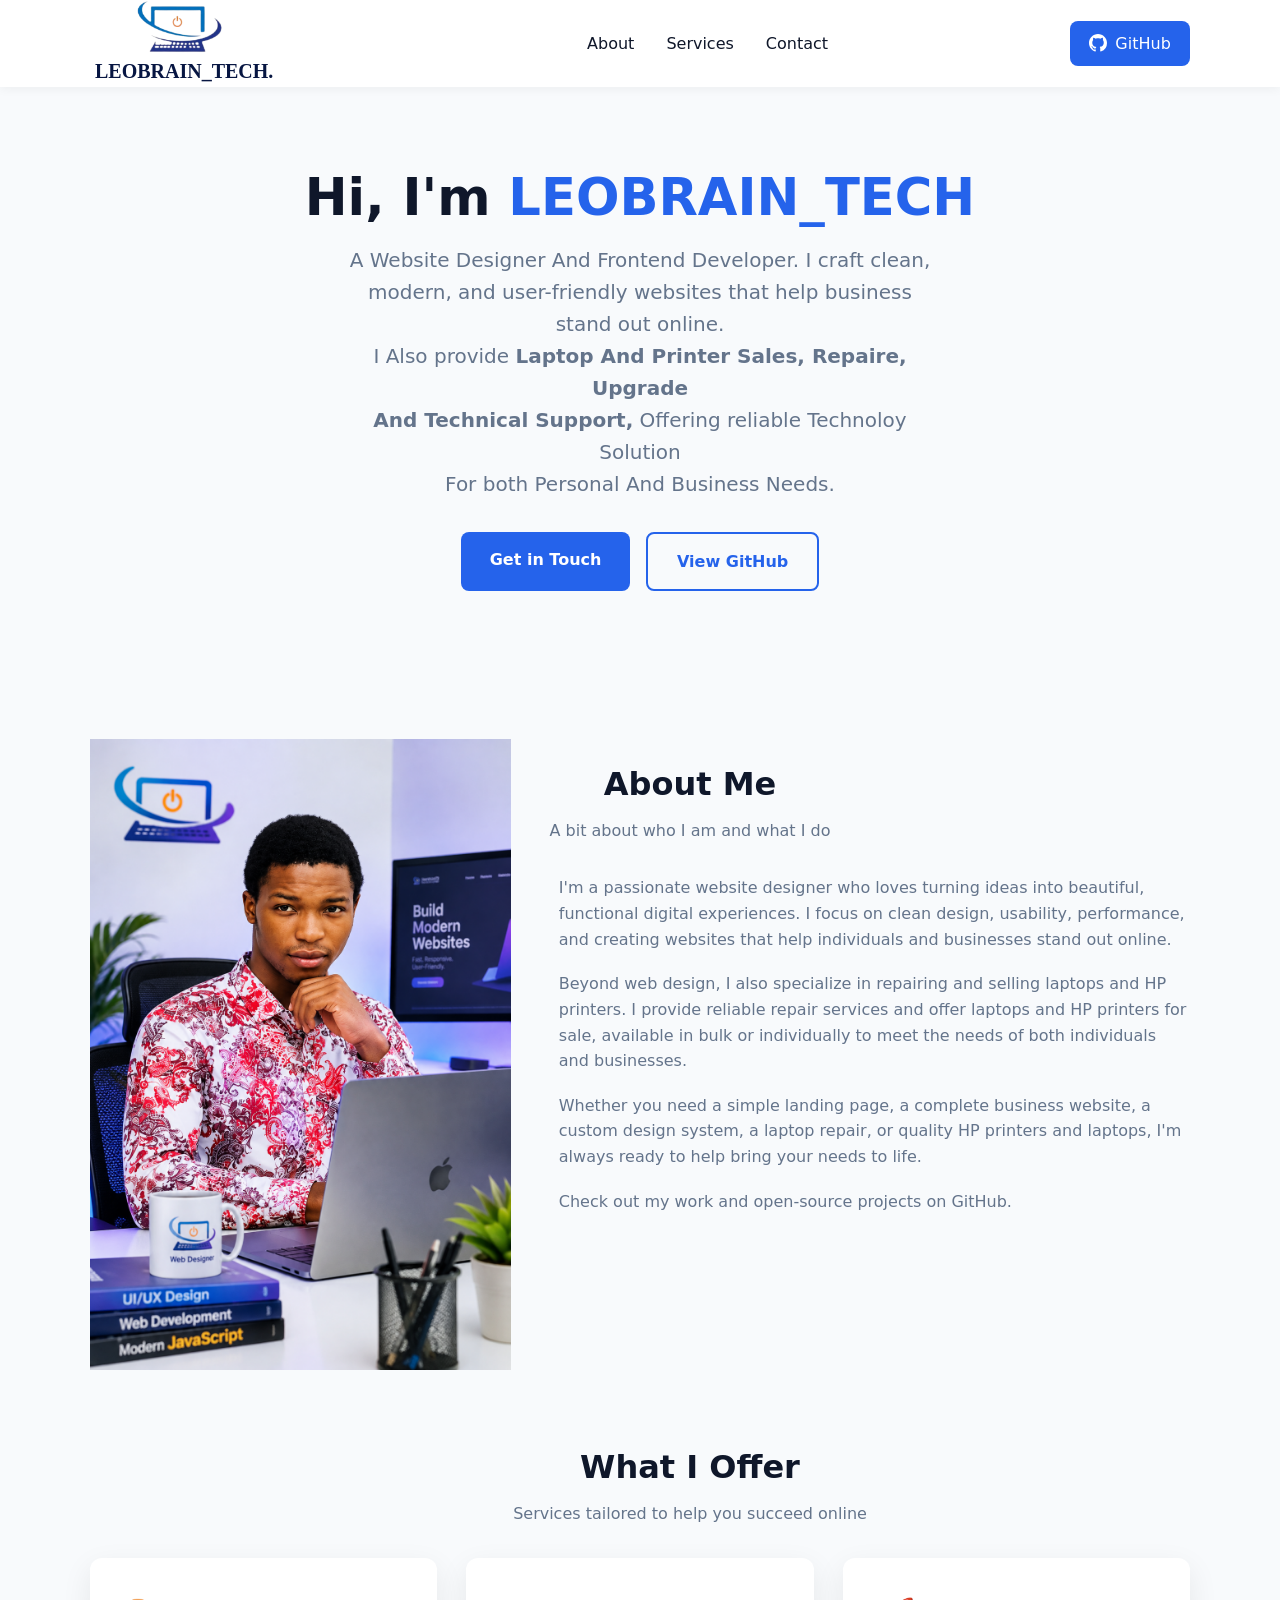
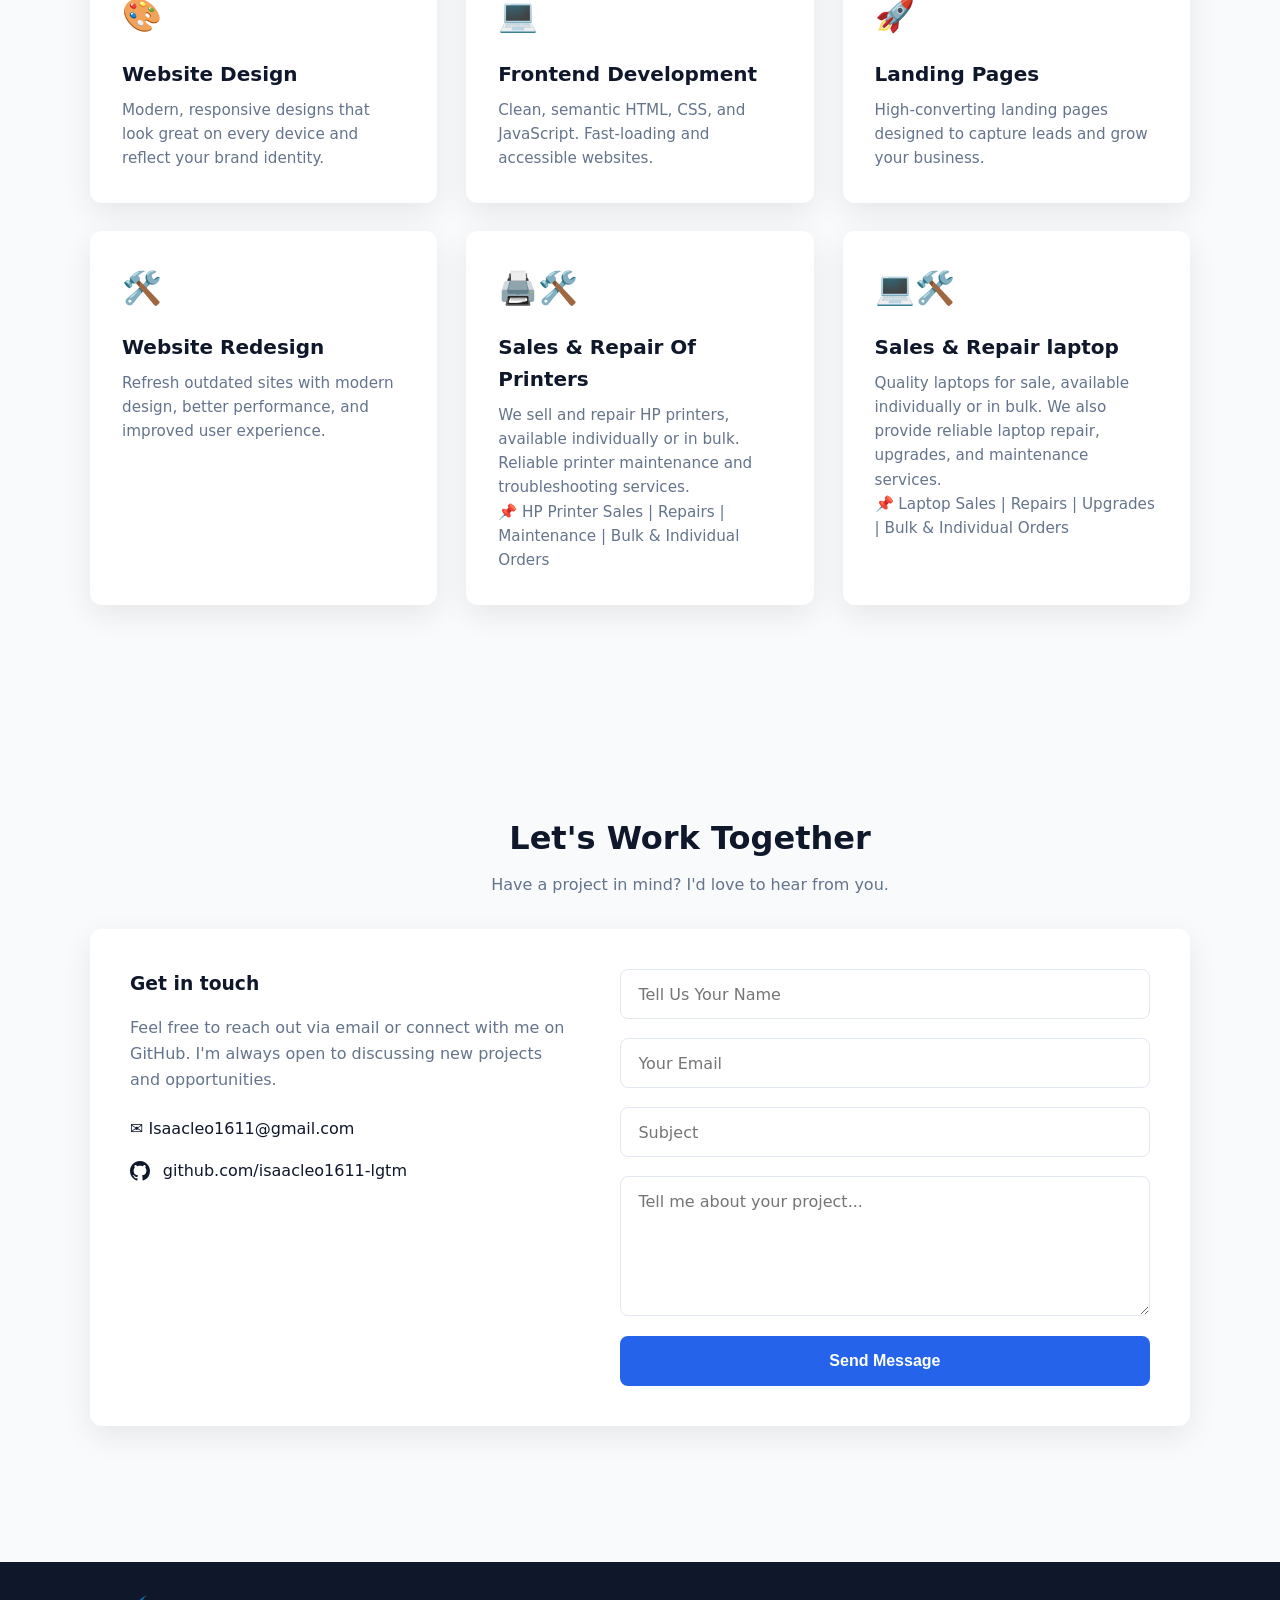
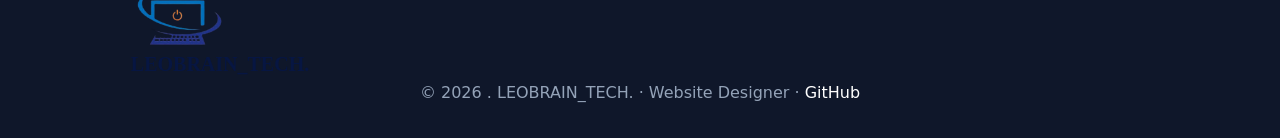
<file: SWIES-project/my website @leobrain/index.html>
<!DOCTYPE html>
<html lang="en">
<head>
  <meta charset="UTF-8">
  <meta name="viewport" content="width=device-width, initial-scale=1.0">
  <title>Leobrain_Tech.</title>
  <link rel="stylesheet" href="style.css" >
</head>

<body>
  <!-- Header -->
  <header>
    <div class="container">
      <nav>
        <div class="logo">
          <img alt="logo-image" class="logo-image" src="image/web-logo.png"  >
          LEOBRAIN_TECH.
          </div>
        <ul class="nav-links">
          <li><a href="#about"> About</a></li>
          <li><a href="#services">Services</a></li>
          <li><a href="#contact">Contact</a></li>
        </ul>
        <a href="https://github.com/isaacleo1611-lgtm" 
               class="github-btn">
          <svg width="18" height="18" viewBox="0 0 24 24" fill="currentColor">
            <path d="M12 0C5.37 0 0 5.37 0 12c0 5.31 3.435 9.795 8.205 11.385.6.105.825-.255.825-.57 0-.285-.015-1.23-.015-2.235-3.015.555-3.795-.735-4.035-1.41-.135-.345-.72-1.41-1.23-1.695-.42-.225-1.02-.78-.015-.795.945-.015 1.62.87 1.845 1.23 1.08 1.815 2.805 1.305 3.495.99.105-.78.42-1.305.765-1.605-2.67-.3-5.46-1.335-5.46-5.925 0-1.305.465-2.385 1.23-3.225-.12-.3-.54-1.53.12-3.18 0 0 1.005-.315 3.3 1.23.96-.27 1.98-.405 3-.405s2.04.135 3 .405c2.295-1.56 3.3-1.23 3.3-1.23.66 1.65.24 2.88.12 3.18.765.84 1.23 1.905 1.23 3.225 0 4.605-2.805 5.625-5.475 5.925.435.375.81 1.095.81 2.22 0 1.605-.015 2.895-.015 3.3 0 .315.225.69.825.57A12.02 12.02 0 0024 12c0-6.63-5.37-12-12-12z"/>
          </svg>
          GitHub
        </a>
      </nav>
    </div>
  </header>

  <!-- Hero -->
  <section class="hero">
    <div class="container">
      <h1>Hi, I'm
         <span>LEOBRAIN_TECH</span>
      </h1>
      <p> A Website Designer And Frontend Developer. I craft clean, modern,
          and user-friendly websites that help business stand out online.<br>
          I Also provide <strong> Laptop And Printer Sales, Repaire, Upgrade <br>
          And Technical Support,</strong> Offering reliable Technoloy Solution<br>
          For both Personal And Business Needs.
      </p>
      <div class="cta-buttons">
        <a href="#contact" class="btn btn-primary">Get in Touch</a>
        <a href="https://github.com/isaacleo1611-lgtm"
           class="btn btn-outline">
           View GitHub
        </a>
      </div>
    </div>
  </section>

  <!-- About -->
  <section id="about">
    <div class="container">
      <h2 class="section-title">About Me</h2>
      <p class="section-subtitle">
        A bit about who I am and what I do
      </p>
      <div class="about-content">
        <div>
          <!-- Optional: Add your photo here -->
          <div style="background: #e2e8f0; height: 30px; border-radius: 12px; display: flex; align-items: center; justify-content: center; color: #94a3b8;">
            <img class="profile-img" src="image/profile-pic.png">
          </div>
        </div>
        <div class="about-text">
          <p> I'm a passionate website designer who loves turning ideas
              into beautiful, functional digital experiences.
              I focus on clean design, usability, performance,
              and creating websites that help individuals and
              businesses stand out online.
          </p>
          <p> Beyond web design, I also specialize in repairing and selling
              laptops and HP printers. I provide reliable repair services 
              and offer laptops and HP printers for sale, available in bulk
              or individually to meet the needs of both individuals and businesses.
          </p>
          <p>Whether you need a simple landing page, a complete business website,
             a custom design system, a laptop repair, or quality HP printers and
             laptops, I'm always ready to help bring your needs to life.
          </p>
          <p>Check out my work and open-source projects on GitHub.
          </p>
        </div>
      </div>
    </div>
  </section>

  <!-- Services -->
  <section id="services">
    <div class="container">
      <h2 class="section-title">What I Offer</h2>
      <p class="section-subtitle">Services tailored
         to help you succeed online
      </p>
      <div class="services-grid">
        <div class="service-card">
          <div class="icon">🎨</div>
          <h3>Website Design</h3>
          <p>Modern, responsive designs that look
             great on every device and reflect your
             brand identity.
          </p>
        </div>
        <div class="service-card">
          <div class="icon">💻</div>
          <h3>Frontend Development</h3>
          <p>Clean, semantic HTML, CSS, and JavaScript.
             Fast-loading and accessible websites.
          </p>
        </div>
        <div class="service-card">
          <div class="icon">🚀</div>
          <h3>Landing Pages</h3>
          <p>High-converting landing pages designed to
             capture leads and grow your business.
          </p>
        </div>
        <div class="service-card">
          <div class="icon">🛠️</div>
          <h3>Website Redesign</h3>
          <p>Refresh outdated sites with modern design,
             better performance, and improved user experience.
          </p>
        </div>
        <div class="service-card">
          <div class="icon">🖨️🛠️</div>
          <h3>Sales & Repair Of Printers</h3>
          <p>We sell and repair HP printers, available individually or
             in bulk. Reliable printer maintenance and troubleshooting services.
          </p>
          <p>
            📌 HP Printer Sales | Repairs | Maintenance | Bulk & Individual Orders
          </p>
        </div>
        <div class="service-card">
          <div class="icon">💻🛠️</div>
          <h3> Sales & Repair laptop </h3>
          <p>Quality laptops for sale, available individually or
             in bulk. We also provide reliable laptop repair,
              upgrades, and maintenance services.
          </p>
          <p>
            📌 Laptop Sales | Repairs | Upgrades | Bulk & Individual Orders
          </p>
        </div>
      </div>
    </div>
  </section>

  <!-- Contact -->
  <section id="contact">
    <div class="container">
      <h2 class="section-title">
        Let's Work Together
      </h2>
      <p class="section-subtitle">
        Have a project in mind? I'd love to hear from you.
      </p>
      <div class="contact-wrapper">
        <div class="contact-info">
          <h3>Get in touch</h3>
          <p>Feel free to reach out via email or connect with
             me on GitHub. I'm always open to discussing new
             projects and opportunities.
          </p>
          <div class="contact-links">
            <a href="mailto:isaacleo1611@gmail.com">
              ✉️ Isaacleo1611@gmail.com
            </a>
            <a href="https://github.com/isaacleo1611-lgtm">
              <svg width="20" height="20" viewBox="0 0 24 24" fill="currentColor">
                <path d="M12 0C5.37 0 0 5.37 0 12c0 5.31 3.435 9.795 8.205 11.385.6.105.825-.255.825-.57 0-.285-.015-1.23-.015-2.235-3.015.555-3.795-.735-4.035-1.41-.135-.345-.72-1.41-1.23-1.695-.42-.225-1.02-.78-.015-.795.945-.015 1.62.87 1.845 1.23 1.08 1.815 2.805 1.305 3.495.99.105-.78.42-1.305.765-1.605-2.67-.3-5.46-1.335-5.46-5.925 0-1.305.465-2.385 1.23-3.225-.12-.3-.54-1.53.12-3.18 0 0 1.005-.315 3.3 1.23.96-.27 1.98-.405 3-.405s2.04.135 3 .405c2.295-1.56 3.3-1.23 3.3-1.23.66 1.65.24 2.88.12 3.18.765.84 1.23 1.905 1.23 3.225 0 4.605-2.805 5.625-5.475 5.925.435.375.81 1.095.81 2.22 0 1.605-.015 2.895-.015 3.3 0 .315.225.69.825.57A12.02 12.02 0 0024 12c0-6.63-5.37-12-12-12z"/>
              </svg>
              github.com/isaacleo1611-lgtm
            </a>
          </div>
        </div>

        <form action="https://formspree.io/f/xppzqlow" method="POST">
          <!-- Replace with your Formspree ID or any form backend -->
          <input type="text" name="name" placeholder="Tell Us Your Name" required>
          <input type="email" name="email" placeholder="Your Email" required>
          <input type="text" name="subject" placeholder="Subject">
          <textarea name="message" placeholder="Tell me about your project..." required></textarea>
          <button type="submit">Send Message</button>
        </form>
      </div>
    </div>
  </section>


  <footer>
    <div class="container">
        <div class="logo">
          <img alt="logo-image" class="logo-image" src="image/web-logo.png"  >
          LEOBRAIN_TECH.
        </div>
      <p>© 2026 . LEOBRAIN_TECH. · Website Designer ·
        <a href="https://github.com/LEOBRAIN_TECHNOLOGY" target="_blank"> GitHub</a>
      </p>
    </div>
  </footer>

</body>
</html>
</file>
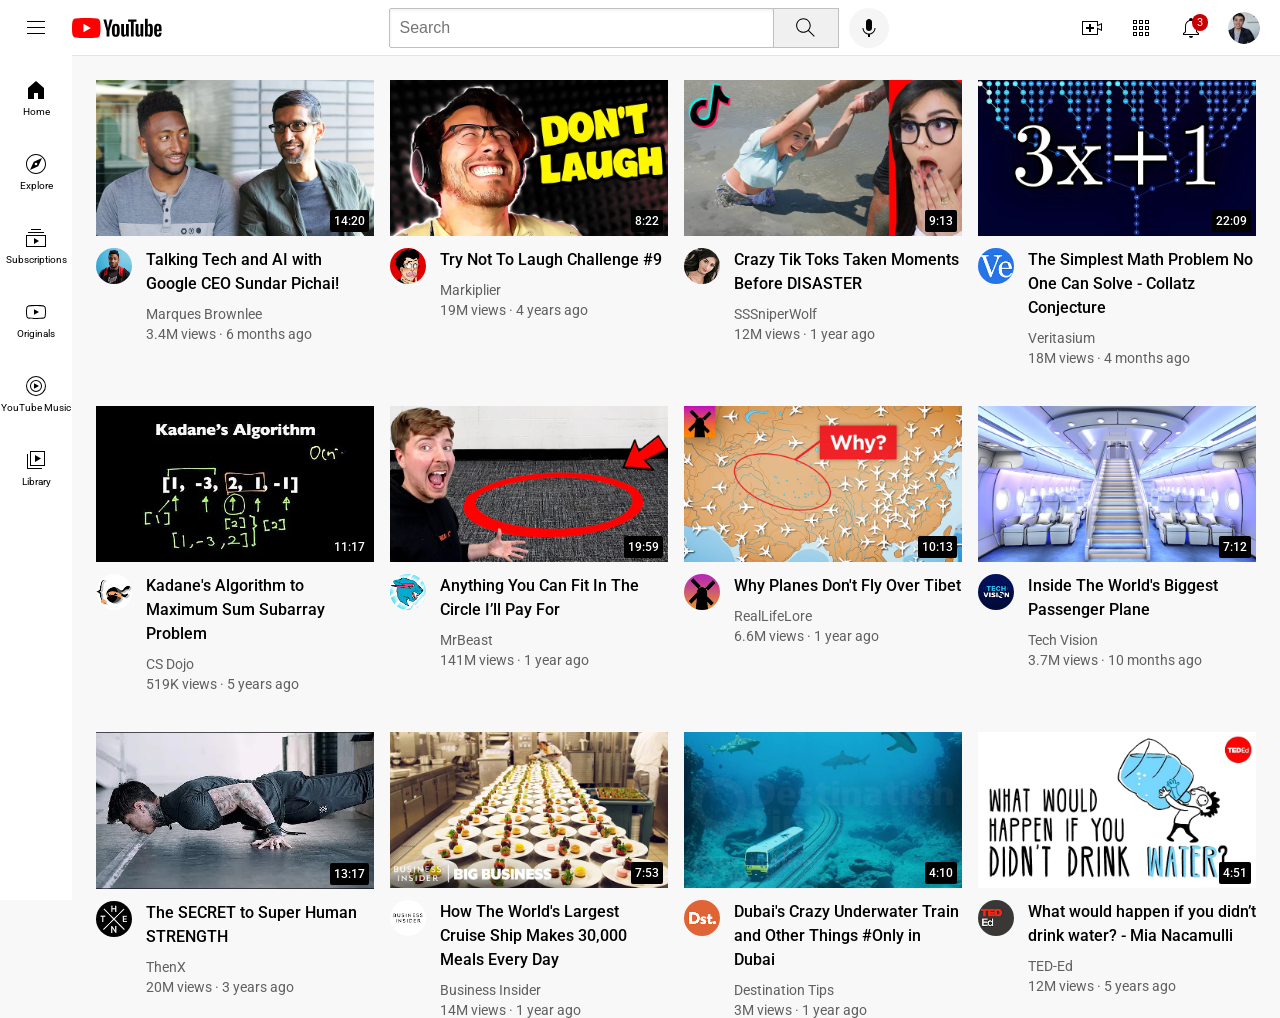
<file: SWIES-project/youtube-full.html/index.html>
<!DOCTYPE html>
<html>
  <head>
    <title>MY YouTube.com Clone</title>
    <link rel="preconnect" href="https://fonts.googleapis.com">
    <link rel="preconnect" href="https://fonts.gstatic.com" crossorigin>
    <link href="https://fonts.googleapis.com/css2?family=Roboto:wght@400;500;700&display=swap" rel="stylesheet">

    <link rel="stylesheet" href="styles/general.css">
    <link rel="stylesheet" href="styles/header.css">
    <link rel="stylesheet" href="styles/video.css">
    <link rel="stylesheet" href="styles/sidebar.css">
  </head>
  <body>
    <header class="header">
      <div class="left-section">
        <img class="hamburger-menu" src="icons/hamburger-menu.svg">
        <img class="youtube-logo" src="icons/youtube-logo.svg">
      </div>
      <div class="middle-section">
        <input class="search-bar" type="text" placeholder="Search">
        <button class="search-button">
          <img class="search-icon" src="icons/search.svg">
          <div class="tooltip">Search</div>
        </button>
        <!-- Put position absolute inside position relative -->
        <button class="voice-search-button">
          <img class="voice-search-icon" src="icons/voice-search-icon.svg">
          <div class="tooltip">Search with your voice</div>
        </button>
      </div>
      <div class="right-section">
        <div class="upload-icon-container">
          <img class="upload-icon" src="icons/upload.svg">
          <div class="tooltip">Create</div>
        </div>
        <div class="youtube-apps-icon-container">
          <img class="youtube-apps-icon" src="icons/youtube-apps.svg">
          <div class="tooltip">YouTube Apps</div>
        </div>
        <div class="notifications-icon-container">
          <img class="notifications-icon" src="icons/notifications.svg">
          <div class="notifications-count">3</div>
          <div class="tooltip">Notifications</div>
        </div>
        <img class="current-user-picture" src="channel-pictures/my-channel.jpeg">
      </div>
    </header>

    <nav class="sidebar">
      <div class="sidebar-link">
        <img src="icons/home.svg">
        <div>Home</div>
      </div>
      <div class="sidebar-link">
        <img src="icons/explore.svg">
        <div>Explore</div>
      </div>
      <div class="sidebar-link">
        <img src="icons/subscriptions.svg">
        <div>Subscriptions</div>
      </div>
      <div class="sidebar-link">
        <img src="icons/originals.svg">
        <div>Originals</div>
      </div>
      <div class="sidebar-link">
        <img src="icons/youtube-music.svg">
        <div>YouTube Music</div>
      </div>
      <div class="sidebar-link">
        <img src="icons/library.svg">
        <div>Library</div>
      </div>
    </nav>

    <main>
      <section class="video-grid">
        <div class="video-preview">
          <div class="thumbnail-row">
            <img class="thumbnail" src="thumbnails/thumbnail-1.webp">
            <div class="video-time">14:20</div>
          </div>
          <div class="video-info-grid">
            <div class="channel-picture">
              <img class="profile-picture" src="channel-pictures/channel-1.jpeg">
            </div>
            <div class="video-info">
              <p class="video-title">
                Talking Tech and AI with Google CEO Sundar Pichai!
              </p>
              <p class="video-author">
                Marques Brownlee
              </p>
              <p class="video-stats">
                3.4M views &#183; 6 months ago
              </p>
            </div>
          </div>
        </div>

        <div class="video-preview">
          <div class="thumbnail-row">
            <img class="thumbnail" src="thumbnails/thumbnail-2.webp">
            <div class="video-time">8:22</div>
          </div>
          <div class="video-info-grid">
            <div class="channel-picture">
              <img class="profile-picture" src="channel-pictures/channel-2.jpeg">
            </div>
            <div class="video-info">
              <p class="video-title">
                Try Not To Laugh Challenge #9
              </p>
              <p class="video-author">
                Markiplier
              </p>
              <p class="video-stats">
                19M views &#183; 4 years ago
              </p>
            </div>
          </div>
        </div>

        <div class="video-preview">
          <div class="thumbnail-row">
            <img class="thumbnail" src="thumbnails/thumbnail-3.webp">
            <div class="video-time">9:13</div>
          </div>
          <div class="video-info-grid">
            <div class="channel-picture">
              <img class="profile-picture" src="channel-pictures/channel-3.jpeg">
            </div>
            <div class="video-info">
              <p class="video-title">
                Crazy Tik Toks Taken Moments Before DISASTER
              </p>
              <p class="video-author">
                SSSniperWolf
              </p>
              <p class="video-stats">
                12M views &#183; 1 year ago
              </p>
            </div>
          </div>
        </div>

        <div class="video-preview">
          <div class="thumbnail-row">
            <img class="thumbnail" src="thumbnails/thumbnail-4.webp">
            <div class="video-time">22:09</div>
          </div>
          <div class="video-info-grid">
            <div class="channel-picture">
              <img class="profile-picture" src="channel-pictures/channel-4.jpeg">
            </div>
            <div class="video-info">
              <p class="video-title">
                The Simplest Math Problem No One Can Solve - Collatz Conjecture
              </p>
              <p class="video-author">
                Veritasium
              </p>
              <p class="video-stats">
                18M views &#183; 4 months ago
              </p>
            </div>
          </div>
        </div>

        <div class="video-preview">
          <div class="thumbnail-row">
            <img class="thumbnail" src="thumbnails/thumbnail-5.webp">
            <div class="video-time">11:17</div>
          </div>
          <div class="video-info-grid">
            <div class="channel-picture">
              <img class="profile-picture" src="channel-pictures/channel-5.jpeg">
            </div>
            <div class="video-info">
              <p class="video-title">
                Kadane's Algorithm to Maximum Sum Subarray Problem
              </p>
              <p class="video-author">
                CS Dojo
              </p>
              <p class="video-stats">
                519K views &#183; 5 years ago
              </p>
            </div>
          </div>
        </div>

        <div class="video-preview">
          <div class="thumbnail-row">
            <img class="thumbnail" src="thumbnails/thumbnail-6.webp">
            <div class="video-time">19:59</div>
          </div>
          <div class="video-info-grid">
            <div class="channel-picture">
              <img class="profile-picture" src="channel-pictures/channel-6.jpeg">
            </div>
            <div class="video-info">
              <p class="video-title">
                Anything You Can Fit In The Circle I’ll Pay For
              </p>
              <p class="video-author">
                MrBeast
              </p>
              <p class="video-stats">
                141M views &#183; 1 year ago
              </p>
            </div>
          </div>
        </div>

        <div class="video-preview">
          <div class="thumbnail-row">
            <img class="thumbnail" src="thumbnails/thumbnail-7.webp">
            <div class="video-time">10:13</div>
          </div>
          <div class="video-info-grid">
            <div class="channel-picture">
              <img class="profile-picture" src="channel-pictures/channel-7.jpeg">
            </div>
            <div class="video-info">
              <p class="video-title">
                Why Planes Don't Fly Over Tibet
              </p>
              <p class="video-author">
                RealLifeLore
              </p>
              <p class="video-stats">
                6.6M views &#183; 1 year ago
              </p>
            </div>
          </div>
        </div>

        <div class="video-preview">
          <div class="thumbnail-row">
            <img class="thumbnail" src="thumbnails/thumbnail-8.webp">
            <div class="video-time">7:12</div>
          </div>
          <div class="video-info-grid">
            <div class="channel-picture">
              <img class="profile-picture" src="channel-pictures/channel-8.jpeg">
            </div>
            <div class="video-info">
              <p class="video-title">
                Inside The World's Biggest Passenger Plane
              </p>
              <p class="video-author">
                Tech Vision
              </p>
              <p class="video-stats">
                3.7M views &#183; 10 months ago
              </p>
            </div>
          </div>
        </div>

        <div class="video-preview">
          <div class="thumbnail-row">
            <img class="thumbnail" src="thumbnails/thumbnail-9.webp">
            <div class="video-time">13:17</div>
          </div>
          <div class="video-info-grid">
            <div class="channel-picture">
              <img class="profile-picture" src="channel-pictures/channel-9.jpeg">
            </div>
            <div class="video-info">
              <p class="video-title">
                The SECRET to Super Human STRENGTH
              </p>
              <p class="video-author">
                ThenX
              </p>
              <p class="video-stats">
                20M views &#183; 3 years ago
              </p>
            </div>
          </div>
        </div>

        <div class="video-preview">
          <div class="thumbnail-row">
            <img class="thumbnail" src="thumbnails/thumbnail-10.webp">
            <div class="video-time">7:53</div>
          </div>
          <div class="video-info-grid">
            <div class="channel-picture">
              <img class="profile-picture" src="channel-pictures/channel-10.jpeg">
            </div>
            <div class="video-info">
              <p class="video-title">
                How The World's Largest Cruise Ship Makes 30,000 Meals Every Day
              </p>
              <p class="video-author">
                Business Insider
              </p>
              <p class="video-stats">
                14M views &#183; 1 year ago
              </p>
            </div>
          </div>
        </div>

        <div class="video-preview">
          <div class="thumbnail-row">
            <img class="thumbnail" src="thumbnails/thumbnail-11.webp">
            <div class="video-time">4:10</div>
          </div>
          <div class="video-info-grid">
            <div class="channel-picture">
              <img class="profile-picture" src="channel-pictures/channel-11.jpeg">
            </div>
            <div class="video-info">
              <p class="video-title">
                Dubai's Crazy Underwater Train and Other Things #Only in Dubai
              </p>
              <p class="video-author">
                Destination Tips
              </p>
              <p class="video-stats">
                3M views &#183; 1 year ago
              </p>
            </div>
          </div>
        </div>

        <div class="video-preview">
          <div class="thumbnail-row">
            <img class="thumbnail" src="thumbnails/thumbnail-12.webp">
            <div class="video-time">4:51</div>
          </div>
          <div class="video-info-grid">
            <div class="channel-picture">
              <img class="profile-picture" src="channel-pictures/channel-12.jpeg">
            </div>
            <div class="video-info">
              <p class="video-title">
                What would happen if you didn’t drink water? - Mia Nacamulli
              </p>
              <p class="video-author">
                TED-Ed
              </p>
              <p class="video-stats">
                12M views &#183; 5 years ago
              </p>
            </div>
          </div>
        </div>
      </section>
    </main>
  </body>
</html>
</file>
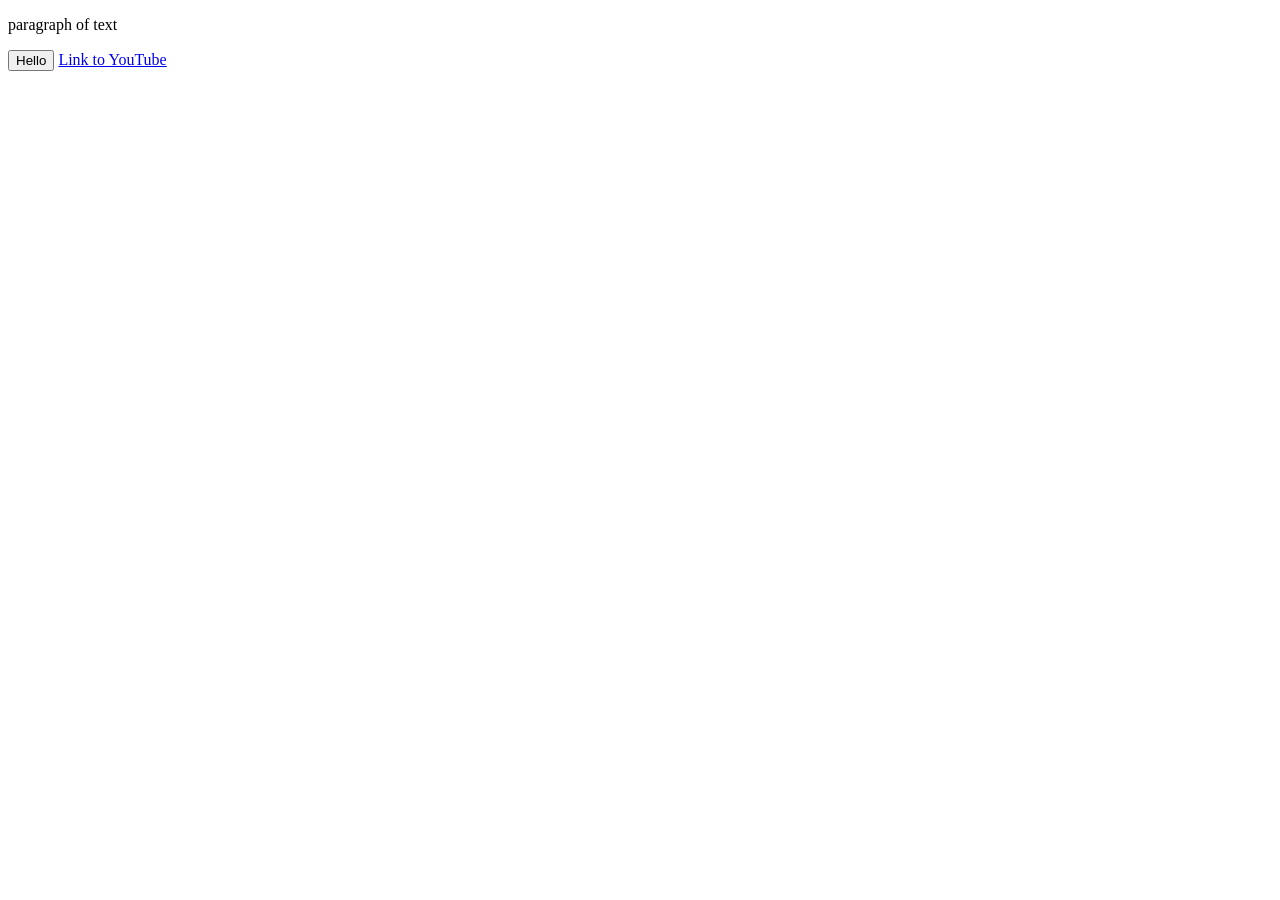
<file: practice/first-website.html>
<!DOCTYPE html>
<html>
  <head>
    <title>First Website</title>
  </head>
  <body>
    <p>
      paragraph of text
    </p>

    <button>
      Hello
    </button>

    <a href="https://www.youtube.com/" target="blank">
      Link to YouTube
    </a>
  </body>
</html>
</file>
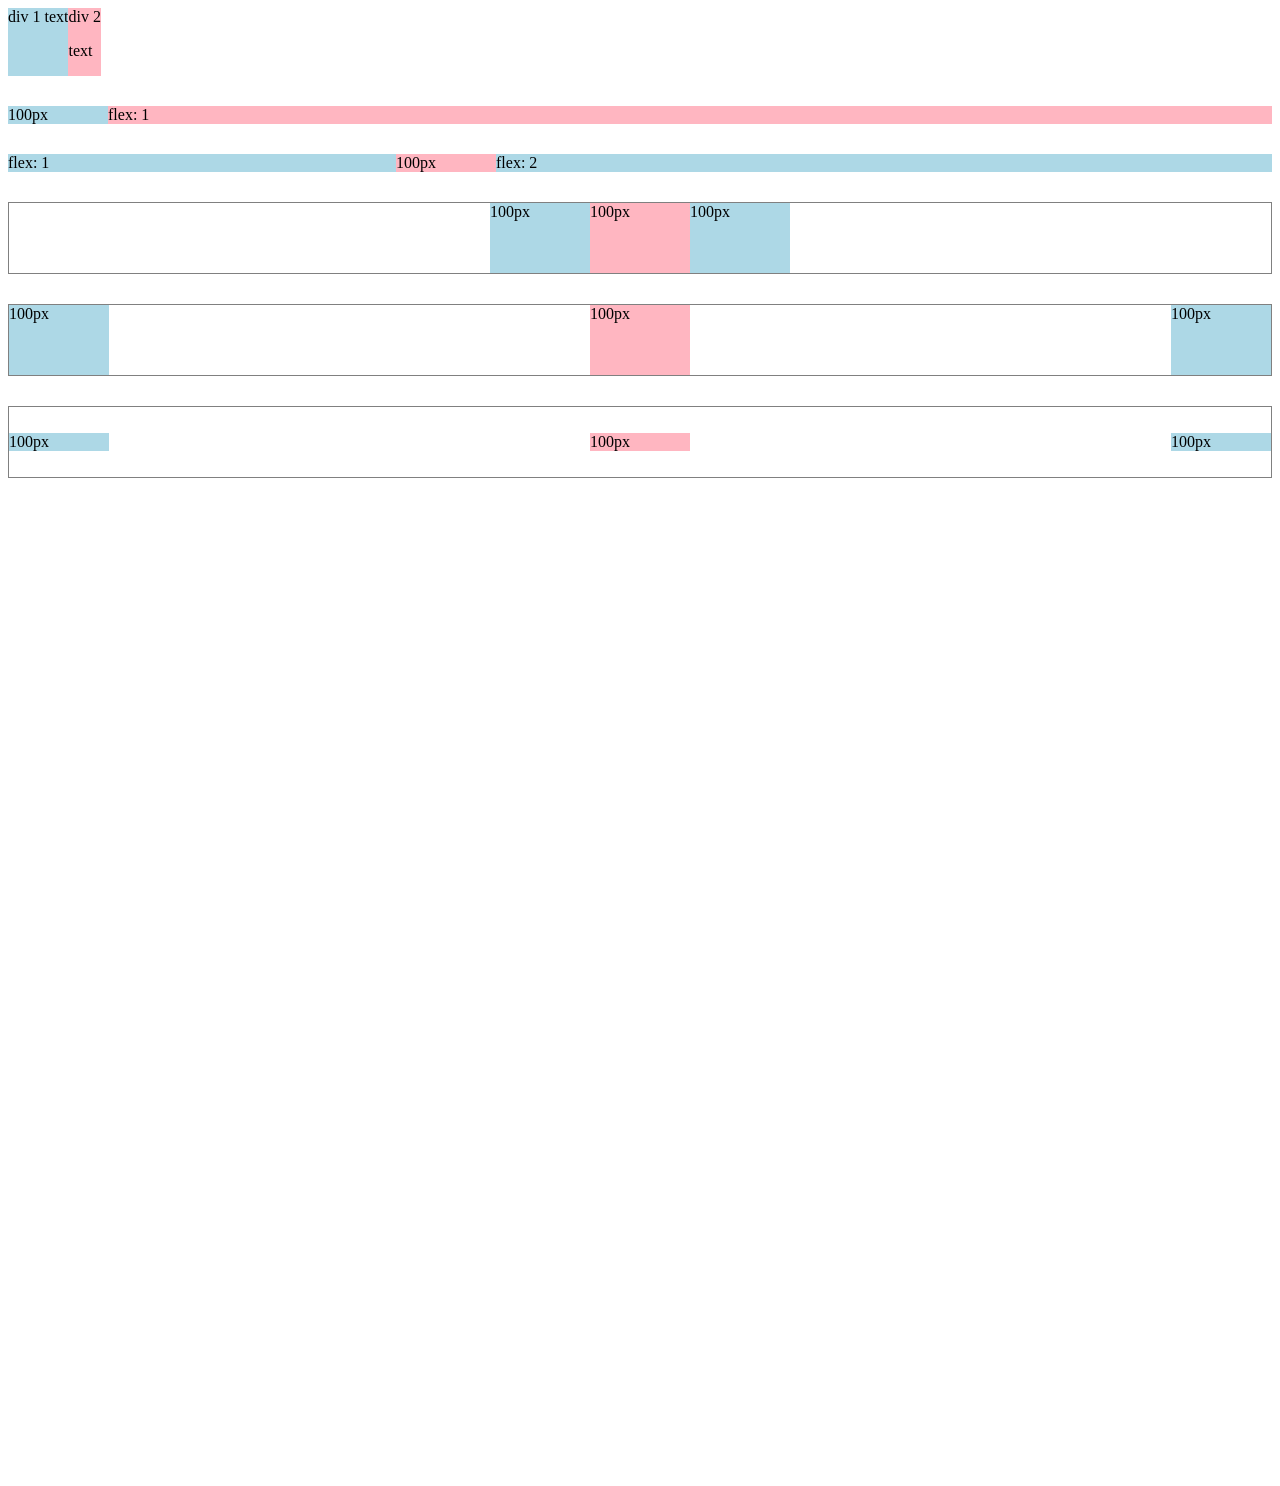
<file: SWIES-project/youtube-full.html/flexbox.html>
<!DOCTYPE html>
<html>
  <head>
    <title>Flexbox Practice</title>
  </head>
  <body style="padding-bottom: 1000px;">
    <div style="
      display: flex;
      flex-direction: row;
    ">
      <div style="background-color: lightblue;">div 1 text</div>
      <div style="background-color: lightpink;">div 2 <p>text</p></div>
    </div>

    <div style="
      margin-top: 30px;
      display: flex;
      flex-direction: row;
    ">
      <div style="
        background-color: lightblue;
        width: 100px;
      ">100px</div>
      <div style="
        background-color: lightpink;
        flex: 1;
      ">flex: 1</div>
    </div>

    <div style="
      margin-top: 30px;
      display: flex;
      flex-direction: row;
    ">
      <div style="
        background-color: lightblue;
        flex: 1;
      ">flex: 1</div>
      <div style="
        background-color: lightpink;
        width: 100px;
      ">100px</div>
      <div style="
        background-color: lightblue;
        flex: 2;
      ">flex: 2</div>
    </div>

    <div style="
      margin-top: 30px;
      height: 70px;
      border-width: 1px;
      border-style: solid;
      border-color: gray;

      display: flex;
      flex-direction: row;
      justify-content: center;
    ">
      <div style="
        background-color: lightblue;
        width: 100px;
      ">100px</div>
      <div style="
        background-color: lightpink;
        width: 100px;
      ">100px</div>
      <div style="
        background-color: lightblue;
        width: 100px;
      ">100px</div>
    </div>

    <div style="
      margin-top: 30px;
      height: 70px;
      border-width: 1px;
      border-style: solid;
      border-color: gray;

      display: flex;
      flex-direction: row;
      justify-content: space-between;
    ">
      <div style="
        background-color: lightblue;
        width: 100px;
      ">100px</div>
      <div style="
        background-color: lightpink;
        width: 100px;
      ">100px</div>
      <div style="
        background-color: lightblue;
        width: 100px;
      ">100px</div>
    </div>

    <div style="
      margin-top: 30px;
      height: 70px;
      border-width: 1px;
      border-style: solid;
      border-color: gray;

      display: flex;
      flex-direction: row;
      justify-content: space-between;
      align-items: center;
    ">
      <div style="
        background-color: lightblue;
        width: 100px;
      ">100px</div>
      <div style="
        background-color: lightpink;
        width: 100px;
      ">100px</div>
      <div style="
        background-color: lightblue;
        width: 100px;
      ">100px</div>
    </div>
  </body>
</html>
</file>
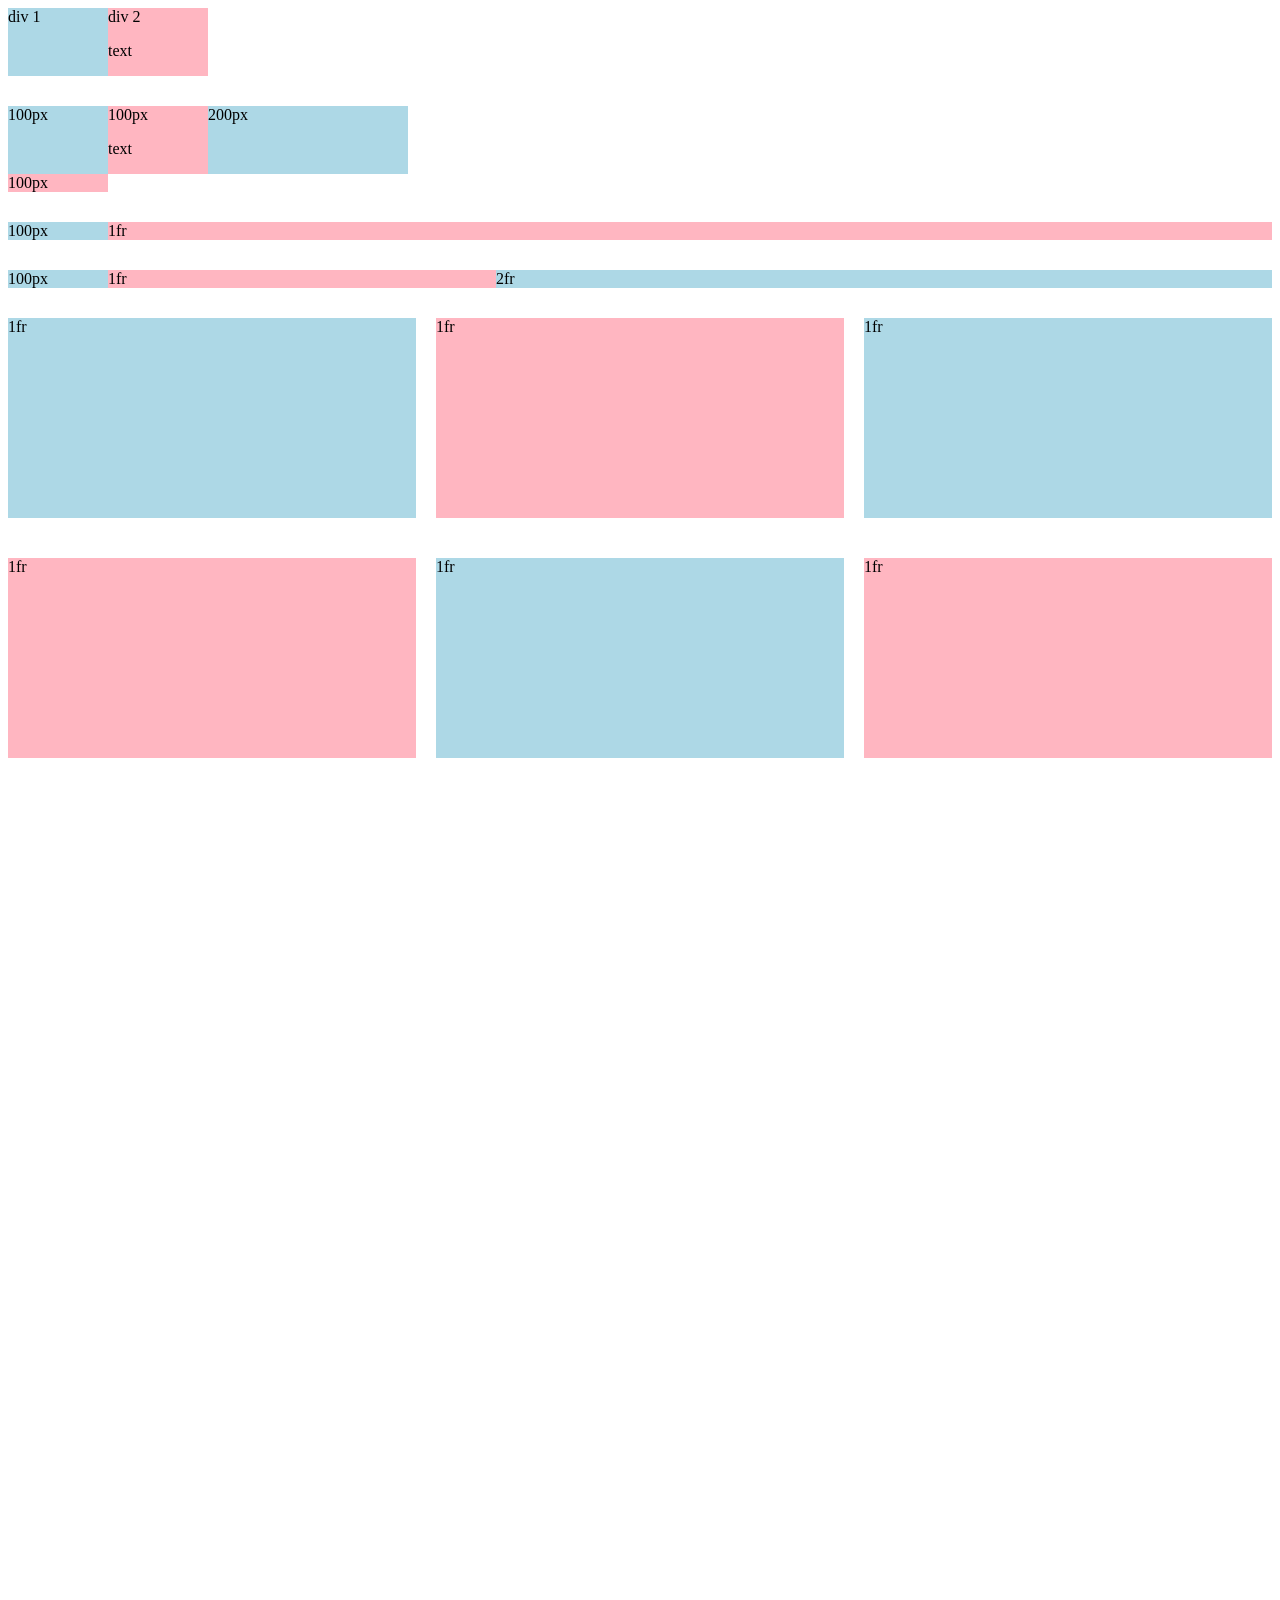
<file: SWIES-project/youtube-full.html/grid.html>
<!DOCTYPE html>
<html>
  <head>
    <title>Grid Practice</title>
  </head>
  <body style="padding-bottom: 1000px;">
    <div style="
      display: grid;
      grid-template-columns: 100px 100px;
    ">
      <div style="background-color: lightblue;">div 1</div>
      <div style="background-color: lightpink;">div 2<p>text</p></div>
    </div>

    <div style="
      margin-top: 30px;
      display: grid;
      grid-template-columns: 100px 100px 200px;
    ">
      <div style="background-color: lightblue;">100px</div>
      <div style="background-color: lightpink;">100px<p>text</p></div>
      <div style="background-color: lightblue;">200px</div>
      <div style="background-color: lightpink;">100px</div>
    </div>

    <div style="
      margin-top: 30px;
      display: grid;
      grid-template-columns: 100px 1fr;
    ">
      <div style="background-color: lightblue;">100px</div>
      <div style="background-color: lightpink;">1fr</div>
    </div>

    <div style="
      margin-top: 30px;
      display: grid;
      grid-template-columns: 100px 1fr 2fr;
    ">
      <div style="background-color: lightblue;">100px</div>
      <div style="background-color: lightpink;">1fr</div>
      <div style="background-color: lightblue;">2fr</div>
    </div>

    <div style="
      margin-top: 30px;
      display: grid;
      grid-template-columns: 1fr 1fr 1fr;
      column-gap: 20px;
      row-gap: 40px;
    ">
      <div style="background-color: lightblue; height: 200px;">1fr</div>
      <div style="background-color: lightpink; height: 200px;">1fr</div>
      <div style="background-color: lightblue; height: 200px;">1fr</div>
      <div style="background-color: lightpink; height: 200px;">1fr</div>
      <div style="background-color: lightblue; height: 200px;">1fr</div>
      <div style="background-color: lightpink; height: 200px;">1fr</div>
    </div>
  </body>
</html>
</file>
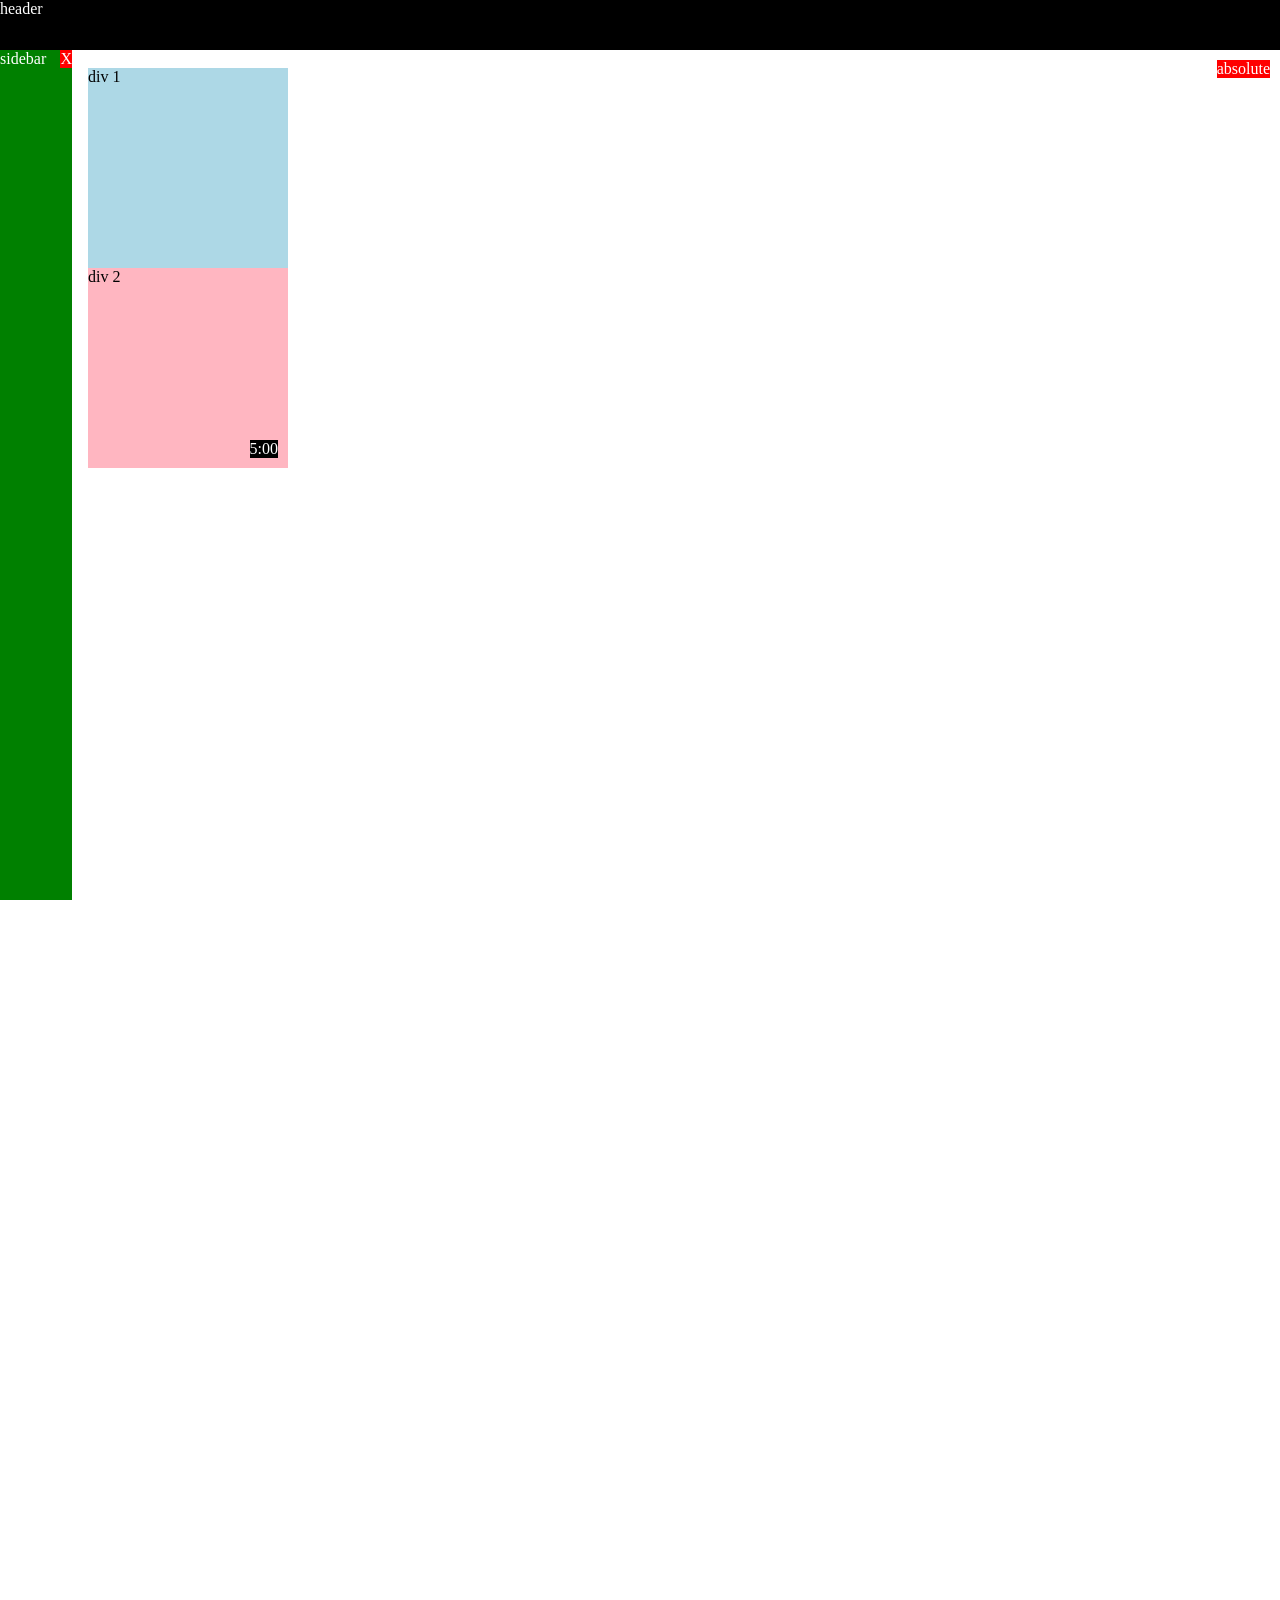
<file: SWIES-project/youtube-full.html/position.html>
<!DOCTYPE html>
<html>
  <head>
    <title>Position Practice</title>
  </head>
  <body style="
    height: 3000px;
    padding-top: 60px;
    padding-left: 80px;
  ">
    <div style="
      background-color: black;
      color: white;
      position: fixed;
      top: 0;
      left: 0;
      right: 0;
      height: 50px;
      z-index: 100;
    ">header</div>

    <div style="
      background-color: green;
      color: white;
      position: fixed;
      left: 0;
      bottom: 0;
      top: 50px;
      width: 72px;
    ">
      sidebar
      <div style="
        position: absolute;
        background-color: red;
        color: white;
        top: 0;
        right: 0;
      ">
        X
      </div>
    </div>

    <div style="
      position: absolute;
      background-color: red;
      color: white;
      top: 60px;
      right: 10px;
    ">
      absolute
    </div>

    <div style="
      background-color: lightblue;
      height: 200px;
      width: 200px;
      position: static;
    ">div 1</div>
    <div style="
      background-color: lightpink;
      height: 200px;
      width: 200px;
      position: relative;
    ">
      div 2
      <div style="
        position: absolute;
        background-color: black;
        color: white;
        bottom: 10px;
        right: 10px;
      ">
        5:00
      </div>
    </div>

  </body>
</html>
</file>
<file: SWIES-project/my website @leobrain/style.css>
/* ===== Reset & Base ===== */
* {
  margin: 0;
  padding: 0;
  box-sizing: border-box;
}

:root {
  --primary: #2563eb;
  --primary-dark: #1d4ed8;
  --dark: #0f172a;
  --gray: #64748b;
  --light: #f8fafc;
  --white: #ffffff;
  --radius: 12px;
  --shadow: 0 10px 30px rgba(0, 0, 0, 0.08);
}

body {
  font-family: 'Segoe UI', system-ui, -apple-system, sans-serif;
  line-height: 1.6;
  color: var(--dark);
  background: var(--light);
}

a {
  text-decoration: none;
  color: inherit;
}

img {
  max-width: 100%;
  display: block;
}

.container {
  width: 100%;
  max-width: 1100px;
  margin: 0 auto;
}

/* ===== Header / Nav ===== */
header {
  background: var(--white);
  box-shadow: 0 2px 10px rgba(0,0,0,0.05);
  position: sticky;
  top: 0;
  z-index: 100;
  justify-content: space-between;
}

nav {
  display: flex;
  justify-content: space-between;
  align-items: center;
  padding: 1.rem 0;
}
.logo{
  font-family: Times New Roman;
  width: 250px;
  font-size: 20px;
  font-weight: 800;
  color: #071642;
  margin-left: 5px;
  padding-top: 0px;
  cursor: pointer;
}
.logo:hover{
  color: blue;
}
.logo-image {
  width: 90px;
  margin-left:40px;
  padding-bottom: 0;
}

.nav-links {
  display: flex;
  gap: 2rem;
  list-style: none;
}

.nav-links a {
  font-weight: 500;
  transition: color 0.2s;
}

.nav-links a:hover {
  color: var(--primary);
}

.github-btn {
  background: var(--primary);
  color: white;
  padding: 0.6rem 1.2rem;
  border-radius: 8px;
  font-weight: 500;
  display: flex;
  align-items: center;
  gap: 0.5rem;
  transition: background 0.2s;
}

.github-btn:hover {
  background: #1c2431;
}

/* ===== Hero ===== */
.hero {
  padding: 5rem 0 4rem;
  text-align: center;
}

.hero h1 {
  font-size: clamp(2.2rem, 5vw, 3.2rem);
  font-weight: 800;
  line-height: 1.2;
  margin-bottom: 1rem;
}

.hero h1 span {
  color: var(--primary);
}

.hero p {
  font-size: 1.25rem;
  color: var(--gray);
  max-width: 600px;
  margin: 0 auto 2rem;
}

.cta-buttons {
  display: flex;
  gap: 1rem;
  justify-content: center;
  flex-wrap: wrap;
}

.btn {
  display: inline-block;
  padding: 0.9rem 1.8rem;
  border-radius: 8px;
  font-weight: 600;
  transition: all 0.2s;
}

.btn-primary {
  background: var(--primary);
  color: white;
}

.btn-primary:hover {
  background: var(--primary-dark);
  transform: translateY(-2px);
}

.btn-outline {
  border: 2px solid var(--primary);
  color: var(--primary);
}

.btn-outline:hover {
  background: var(--primary);
  color: white;
}

/* ===== Sections ===== */
section {
  padding: 6.5rem 0;
}
/* ===== About ===== */
.about-content {
  display: grid;
  grid-template-columns: 1fr 1.5fr;
  gap: 3rem;
  align-items: center;
}
.profile-image{
  display: flex;
  width: 250px;
  height: 300px;
}

.section-title {
  text-align: center;
  font-size: 2rem;
  font-weight: 700;
  padding-left: 100px;
  margin-bottom: 0.5rem;
}

.section-subtitle {
  text-align: center;
  color: var(--gray);
  padding-left: 100px;
  margin-bottom: 2rem;
}

.about-text p {
  margin-bottom: 1.2rem;
  color: var(--gray);
}

/* ===== Services ===== */
.services-grid {
  display: grid;
  grid-template-columns: repeat(auto-fit, minmax(260px, 1fr));
  gap: 1.8rem;
}

.service-card {
  background: var(--white);
  padding: 2rem;
  border-radius: var(--radius);
  box-shadow: var(--shadow);
  transition: transform 0.2s;
}

.service-card:hover {
  transform: translateY(-5px);
}

.service-card h3 {
  margin: 1rem 0 0.5rem;
  font-size: 1.25rem;
}

.service-card p {
  color: var(--gray);
  font-size: 0.95rem;
}

.icon {
  font-size: 2rem;
}

/* ===== Contact ===== */
.contact-wrapper {
  display: grid;
  grid-template-columns: 1fr 1.2fr;
  gap: 3rem;
  background: var(--white);
  padding: 2.5rem;
  border-radius: var(--radius);
  box-shadow: var(--shadow);
}

.contact-info h3 {
  margin-bottom: 1rem;
}

.contact-info p {
  color: var(--gray);
  margin-bottom: 1.5rem;
}

.contact-links {
  display: flex;
  flex-direction: column;
  gap: 1rem;
}

.contact-links a {
  display: flex;
  align-items: center;
  gap: 0.8rem;
  font-weight: 500;
  color: var(--dark);
  transition: color 0.2s;
}

.contact-links a:hover {
  color: var(--primary);
}

form {
  display: flex;
  flex-direction: column;
  gap: 1.2rem;
}

input, textarea {
  padding: 0.9rem 1.1rem;
  border: 1px solid #e2e8f0;
  border-radius: 8px;
  font-size: 1rem;
  font-family: inherit;
  transition: border-color 0.2s;
}

input:focus, textarea:focus {
  outline: none;
  border-color: var(--primary);
}

textarea {
  min-height: 140px;
  resize: vertical;
}

button[type="submit"] {
  background: var(--primary);
  color: white;
  border: none;
  padding: 1rem;
  border-radius: 8px;
  font-size: 1rem;
  font-weight: 600;
  cursor: pointer;
  transition: background 0.2s;
}

button[type="submit"]:hover {
  background: var(--primary-dark);
}

/* ===== Footer ===== */
footer {
  background: var(--dark);
  color: #94a3b8;
  text-align: center;
  padding: 2rem 0;
  margin-top: 2rem;
}

footer a {
  color: white;
  font-weight: 500;
}

footer a:hover {
  text-decoration: underline;
}

/* ===== Responsive ===== */
@media (max-width: 768px) {
  .nav-links {
    display: none;
  }

  .about-content,
  .contact-wrapper {
    grid-template-columns: 1fr;
  }

  .hero {
    padding: 3.5rem 0;
  }
}
</file>
<file: SWIES-project/youtube-full.html/styles/general.css>
p {
  margin-top: 0;
  margin-bottom: 0;
}

body {
  /* This style below will be inherited */
  font-family: Roboto, Arial;
  margin: 0;
  padding-top: 80px;
  padding-left: 96px;
  padding-right: 24px;
  background-color: rgb(248, 248, 248);
}
</file>
<file: SWIES-project/youtube-full.html/styles/header.css>
.header {
  height: 55px;

  display: flex;
  flex-direction: row;
  justify-content: space-between;

  position: fixed;
  top: 0;
  left: 0;
  right: 0;
  z-index: 100;

  background-color: white;
  border-bottom-width: 1px;
  border-bottom-style: solid;
  border-bottom-color: rgb(228, 228, 228);
}

.left-section {
  display: flex;
  align-items: center;
}

.hamburger-menu {
  height: 24px;
  margin-left: 24px;
  margin-right: 24px;
}

.youtube-logo {
  height: 20px;
}

.middle-section {
  flex: 1;
  margin-left: 70px;
  margin-right: 35px;
  max-width: 500px;
  display: flex;
  align-items: center;
}

.search-bar {
  flex: 1;
  height: 36px;
  padding-left: 10px;
  font-size: 16px;
  border: 1px solid rgb(192, 192, 192);
  border-radius: 2px;
  box-shadow: inset 1px 2px 3px rgba(0, 0, 0, 0.05);
  width: 0;
}

.search-bar::placeholder {
  font-size: 16px;
}

.search-button {
  height: 40px;
  width: 66px;
  background-color: rgb(240, 240, 240);
  border-width: 1px;
  border-style: solid;
  border-color: rgb(192, 192, 192);
  margin-left: -1px;
  margin-right: 10px;
}

.search-button,
.voice-search-button,
.upload-icon-container {
  display: flex;
  justify-content: center;
  align-items: center;
  position: relative;
}

.search-button .tooltip,
.voice-search-button .tooltip,
.upload-icon-container .tooltip {
  position: absolute;
  background-color: gray;
  color: white;
  padding-top: 4px;
  padding-bottom: 4px;
  padding-left: 8px;
  padding-right: 8px;
  border-radius: 2px;
  font-size: 12px;
  bottom: -30px;
  opacity: 0;
  transition: opacity 0.15s;
  pointer-events: none;
  white-space: nowrap;
}

.search-button:hover .tooltip,
.voice-search-button:hover .tooltip,
.upload-icon-container:hover .tooltip {
  opacity: 1;
}

.search-icon {
  height: 25px;
}

.voice-search-button {
  height: 40px;
  width: 40px;
  border-radius: 20px;
  border: none;
  background-color: rgb(245, 245, 245);
}

.voice-search-icon {
  height: 24px;
}

.right-section {
  width: 180px;
  margin-right: 20px;
  display: flex;
  align-items: center;
  justify-content: space-between;
  flex-shrink: 0;
}

.upload-icon {
  height: 24px;
}

.youtube-apps-icon {
  height: 24px;
}

.notifications-icon {
  height: 24px;
}

.notifications-icon-container {
  position: relative;
}

.notifications-count {
  position: absolute;
  top: -2px;
  right: -5px;
  background-color: rgb(200, 0, 0);
  color: white;
  font-size: 11px;
  padding-left: 5px;
  padding-right: 5px;
  padding-top: 2px;
  padding-bottom: 2px;
  border-radius: 10px;
}

.current-user-picture {
  height: 32px;
  border-radius: 16px;
}

.search-button,
.voice-search-button,
.upload-icon-container,
.youtube-apps-icon-container,
.notifications-icon-container {
  display: flex;
  justify-content: center;
  align-items: center;
  position: relative;
  cursor: pointer;
}

.search-button .tooltip,
.voice-search-button .tooltip,
.upload-icon-container .tooltip,
.youtube-apps-icon-container .tooltip,
.notifications-icon-container .tooltip {
  font-family: Roboto, Arial;
  position: absolute;
  background-color: gray;
  color: white;
  padding-top: 4px;
  padding-bottom: 4px;
  padding-left: 8px;
  padding-right: 8px;
  border-radius: 2px;
  font-size: 12px;
  bottom: -30px;
  opacity: 0;
  transition: opacity 0.15s;
  pointer-events: none;
  white-space: nowrap;
}

.search-button:hover .tooltip,
.voice-search-button:hover .tooltip,
.upload-icon-container:hover .tooltip,
.youtube-apps-icon-container:hover .tooltip,
.notifications-icon-container:hover .tooltip {
  opacity: 1;
}
</file>
<file: SWIES-project/youtube-full.html/styles/video.css>
.thumbnail {
  width: 100%;
}

.video-title {
  margin-top: 0;
  font-size: 14px;
  font-weight: 500;
  line-height: 20px;
  margin-bottom: 10px;
}

.video-info-grid {
  display: grid;
  grid-template-columns: 50px 1fr;
}

.profile-picture {
  width: 36px;
  border-radius: 50px;
}

.thumbnail-row {
  margin-bottom: 8px;
  position: relative;
}

.video-author,
.video-stats {
  font-size: 12px;
  color: rgb(96, 96, 96);
}

.video-author {
  margin-bottom: 4px;
}

@media (min-width: 1000px) {
  .video-title {
    font-size: 16px;
    line-height: 24px;
  }
}

@media (min-width: 1000px) {
  .video-author,
  .video-stats {
    font-size: 14px;
  }
}

.video-grid {
  display: grid;
  grid-template-columns: 1fr 1fr 1fr;
  column-gap: 16px;
  row-gap: 40px;
}

@media (max-width: 750px) {
  .video-grid {
    grid-template-columns: 1fr 1fr;
  }
}

@media (min-width: 751px) and (max-width: 999px) {
  .video-grid {
    grid-template-columns: 1fr 1fr 1fr;
  }
}

@media (min-width: 1000px) {
  .video-grid {
    grid-template-columns: 1fr 1fr 1fr 1fr;
  }
}

.video-time {
  font-size: 12px;
  font-weight: 500;
  padding: 4px;
  border-radius: 2px;
  background-color: black;
  color: white;
  position: absolute;
  bottom: 8px;
  right: 5px;
}
</file>
<file: SWIES-project/youtube-full.html/styles/sidebar.css>
.sidebar {
  position: fixed;
  left: 0;
  bottom: 0;
  top: 55px;
  background-color: white;
  width: 72px;
  z-index: 200;
  padding-top: 5px;
}

.sidebar-link {
  height: 74px;
  display: flex;
  justify-content: center;
  align-items: center;
  flex-direction: column;
  cursor: pointer;
}

.sidebar-link:hover {
  background-color: rgb(235, 235, 235);
}

.sidebar-link img {
  height: 24px;
  margin-bottom: 4px;
}

.sidebar-link div {
  font-size: 10px;
}
</file>
